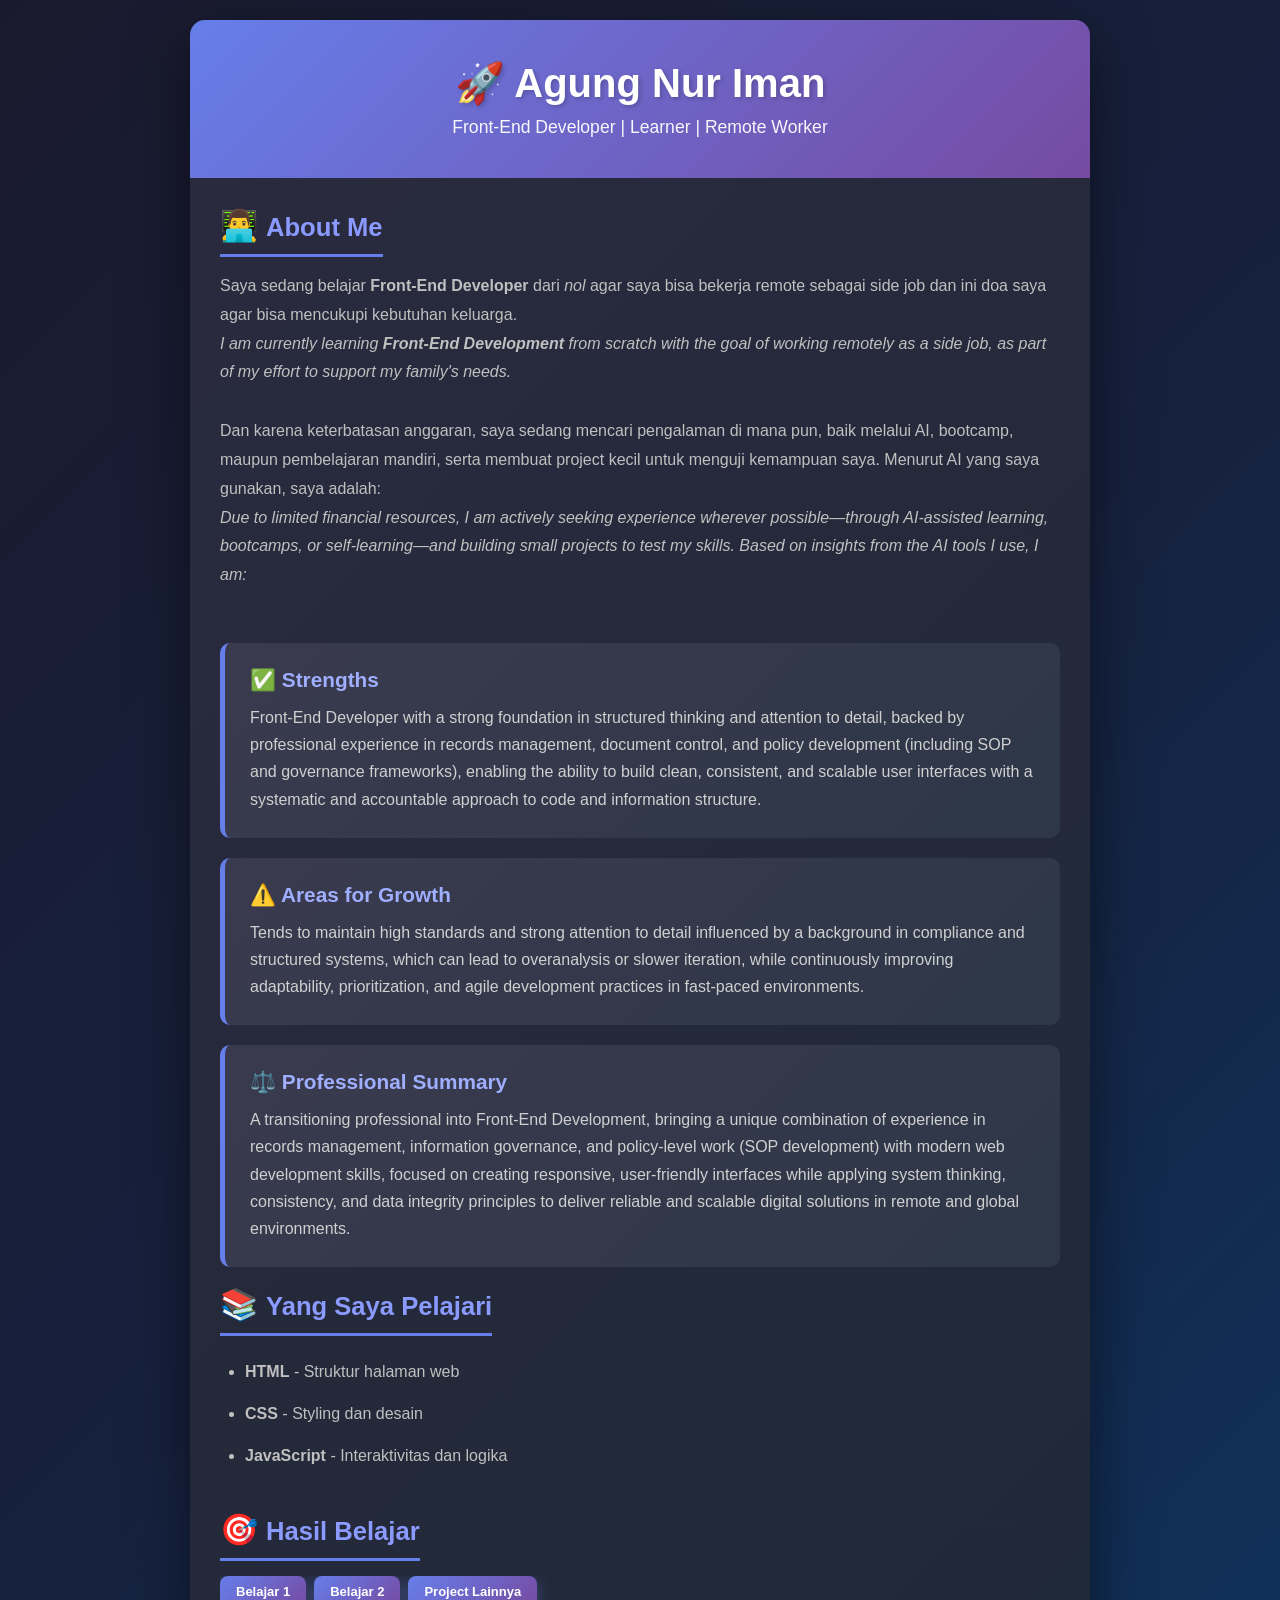
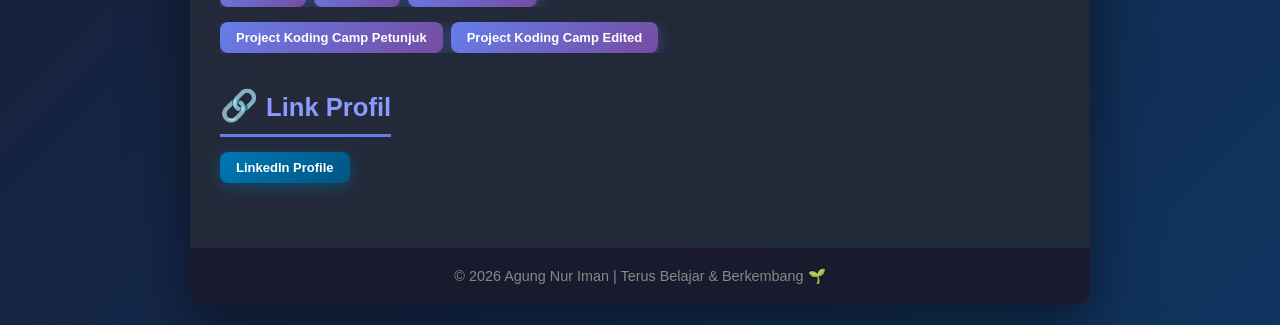
<file: index.html>
<!DOCTYPE html>
<html lang="id">
<head>
	<meta charset="UTF-8">
	<meta name="viewport" content="width=device-width, initial-scale=1.0">
	<title>Agung Nur Iman - Front-End Developer</title>
	<style>
		* {
			margin: 0;
			padding: 0;
			box-sizing: border-box;
		}

		body {
			background: linear-gradient(135deg, #1a1a2e 0%, #16213e 50%, #0f3460 100%);
			color: #e0e0e0;
			font-family: 'Segoe UI', Tahoma, Geneva, Verdana, sans-serif;
			padding: 20px;
			min-height: 100vh;
		}

		main {
			max-width: 900px;
			margin: auto;
			background: linear-gradient(135deg, #2a2a3e 0%, #1f2937 100%);
			border-radius: 15px;
			box-shadow: 0 20px 60px rgba(0, 0, 0, 0.5);
			overflow: hidden;
		}

		header {
			background: linear-gradient(135deg, #667eea 0%, #764ba2 100%);
			color: white;
			padding: 40px 30px;
			text-align: center;
		}

		header h1 {
			font-size: 2.5em;
			margin-bottom: 10px;
			text-shadow: 2px 2px 4px rgba(0, 0, 0, 0.2);
		}

		header p {
			font-size: 1.1em;
			opacity: 0.95;
		}

		article {
			padding: 30px;
		}

		section {
			margin-bottom: 35px;
		}

		section h2 {
			color: #8b9aff;
			font-size: 1.6em;
			margin-bottom: 15px;
			padding-bottom: 10px;
			border-bottom: 3px solid #667eea;
			display: inline-block;
		}

		section p {
			line-height: 1.8;
			color: #c0c0c0;
			margin-bottom: 12px;
		}

		aside {
			background: linear-gradient(135deg, #3a3a4e 0%, #2d3748 100%);
			padding: 25px;
			border-radius: 10px;
			margin-bottom: 20px;
			border-left: 5px solid #667eea;
		}

		aside h3 {
			color: #a0aeff;
			margin-bottom: 12px;
			font-size: 1.3em;
		}

		aside p {
			color: #d0d0d0;
			line-height: 1.7;
		}

		ul {
			margin-left: 25px;
			line-height: 2;
		}

		ul li {
			color: #c0c0c0;
			padding: 5px 0;
		}

		nav {
			margin-bottom: 15px;
			display: flex;
			flex-wrap: nowrap;
			gap: 8px;
			overflow-x: auto;
		}

		button {
			background: linear-gradient(135deg, #667eea 0%, #764ba2 100%);
			color: white;
			padding: 8px 16px;
			border: none;
			border-radius: 8px;
			cursor: pointer;
			font-size: 13px;
			font-weight: 600;
			transition: all 0.3s ease;
			box-shadow: 0 4px 15px rgba(102, 126, 234, 0.4);
			white-space: nowrap;
			flex-shrink: 0;
		}

		button:hover {
			transform: translateY(-2px);
			box-shadow: 0 6px 20px rgba(102, 126, 234, 0.6);
		}

		button:active {
			transform: translateY(0);
		}

		button a {
			color: white;
			text-decoration: none;
			display: block;
		}

		.linkedin-btn {
			background: linear-gradient(135deg, #0077b5 0%, #005582 100%);
			box-shadow: 0 4px 15px rgba(0, 119, 181, 0.4);
		}

		.linkedin-btn:hover {
			box-shadow: 0 6px 20px rgba(0, 119, 181, 0.6);
		}

		.emoji {
			font-size: 1.2em;
			margin-right: 8px;
		}

		footer {
			background: #1a1a2e;
			padding: 20px;
			text-align: center;
			color: #888;
			font-size: 0.9em;
		}

		/* Mobile responsive */
		@media (max-width: 768px) {
			body {
				padding: 10px;
			}

			header {
				padding: 30px 20px;
			}

			header h1 {
				font-size: 1.8em;
			}

			article {
				padding: 20px;
			}

			section h2 {
				font-size: 1.3em;
			}

			nav {
				flex-wrap: wrap;
			}

			button {
				font-size: 12px;
				padding: 8px 12px;
			}
		}
	</style>
</head>
<body>
	<main>
		<header>
			<h1>🚀 Agung Nur Iman</h1>
			<p>Front-End Developer | Learner | Remote Worker</p>
		</header>

		<article>
			<section>
				<h2><span class="emoji">👨‍💻</span>About Me</h2>
				<p>
					Saya sedang belajar <b>Front-End Developer</b> dari <i>nol</i> agar saya bisa bekerja remote sebagai side job dan ini doa saya agar bisa mencukupi kebutuhan keluarga. <br>
					<i>I am currently learning <b>Front-End Development</b> from <i>scratch</i> with the goal of working remotely as a side job, as part of my effort to support my family's needs.</i>
				</p>
				<br>
				<p>
					Dan karena keterbatasan anggaran, saya sedang mencari pengalaman di mana pun, baik melalui AI, bootcamp, maupun pembelajaran mandiri, serta membuat project kecil untuk menguji kemampuan saya. Menurut AI yang saya gunakan, saya adalah: <br>
					<i>Due to limited financial resources, I am actively seeking experience wherever possible—through AI-assisted learning, bootcamps, or self-learning—and building small projects to test my skills. Based on insights from the AI tools I use, I am:</i>
				</p>
			</section>
			<br>

			<aside>
				<h3>✅ Strengths</h3>
				<p>
					Front-End Developer with a strong foundation in structured thinking and attention to detail, backed by professional experience in records management, document control, and policy development (including SOP and governance frameworks), enabling the ability to build clean, consistent, and scalable user interfaces with a systematic and accountable approach to code and information structure.
				</p>
			</aside>

			<aside>
				<h3>⚠️ Areas for Growth</h3>
				<p>
					Tends to maintain high standards and strong attention to detail influenced by a background in compliance and structured systems, which can lead to overanalysis or slower iteration, while continuously improving adaptability, prioritization, and agile development practices in fast-paced environments.
				</p>
			</aside>

			<aside>
				<h3>⚖️ Professional Summary</h3>
				<p>
					A transitioning professional into Front-End Development, bringing a unique combination of experience in records management, information governance, and policy-level work (SOP development) with modern web development skills, focused on creating responsive, user-friendly interfaces while applying system thinking, consistency, and data integrity principles to deliver reliable and scalable digital solutions in remote and global environments.
				</p>
			</aside>

			<section>
				<h2><span class="emoji">📚</span>Yang Saya Pelajari</h2>
				<ul>
					<li><b>HTML</b> - Struktur halaman web</li>
					<li><b>CSS</b> - Styling dan desain</li>
					<li><b>JavaScript</b> - Interaktivitas dan logika</li>
				</ul>
			</section>

			<section>
				<h2><span class="emoji">🎯</span>Hasil Belajar</h2>
				<nav>
					<button><a href="belajar 1.html" target="_blank">Belajar 1</a></button>
					<button><a href="list.html" target="_blank">Belajar 2</a></button>
					<button><a href="project2.html" target="_blank">Project Lainnya</a></button>
				</nav>
				<nav>
					<button><a href="project.html" target="_blank">Project Koding Camp Petunjuk</a></button>
					<button><a href="https://agungnuriman-94.github.io/codingcamp-27apr26-agungni/" target="_blank">Project Koding Camp Edited</a></button>
				</nav>
			</section>

			<section>
				<h2><span class="emoji">🔗</span>Link Profil</h2>
				<br>
				<button class="linkedin-btn"><a href="https://www.linkedin.com/in/agung-nur-iman-21a3a687/" target="_blank">LinkedIn Profile</a></button>
			</section>
		</article>

		<footer>
			<p>© 2026 Agung Nur Iman | Terus Belajar & Berkembang 🌱</p>
		</footer>
	</main>
</body>
</html>
</file>
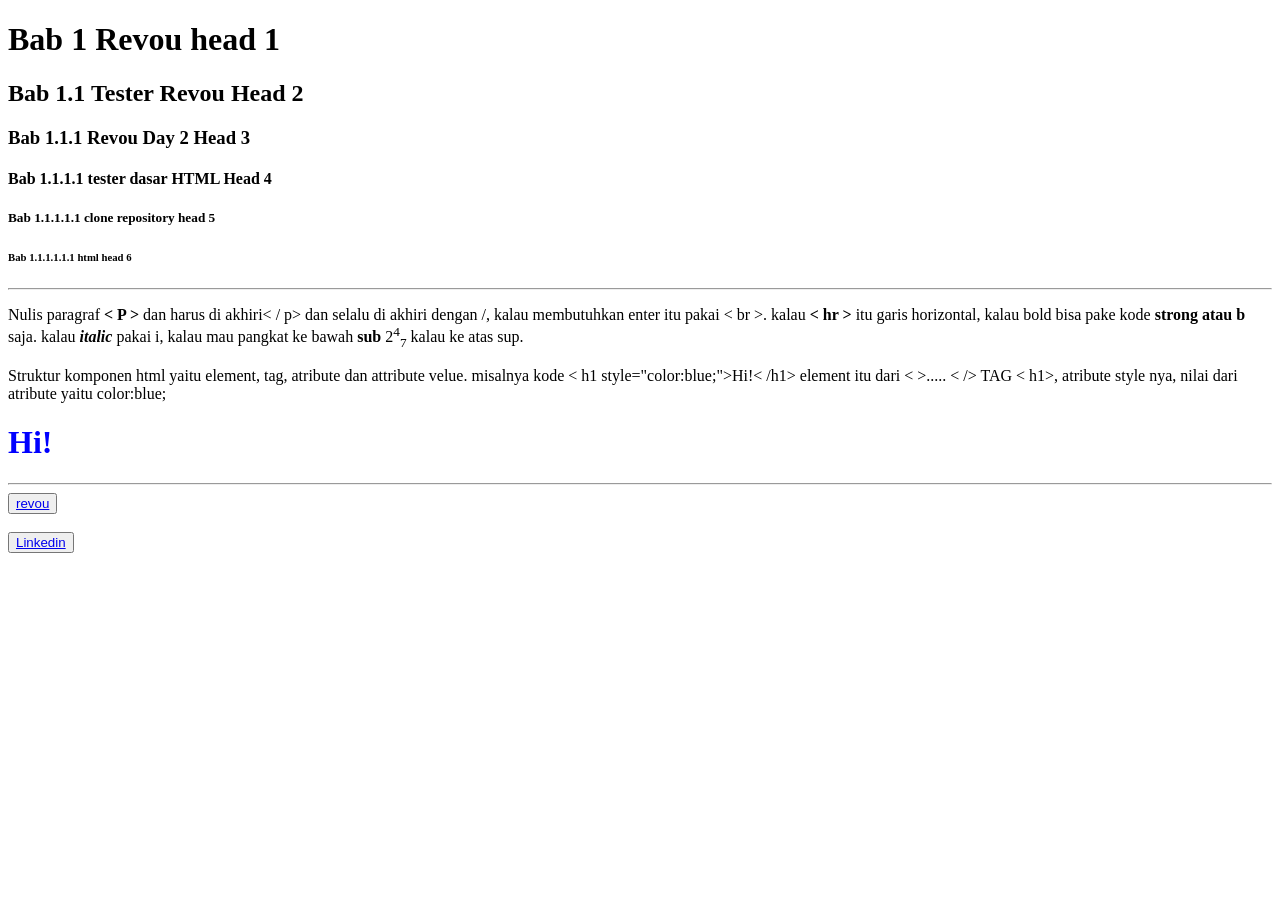
<file: belajar 1.html>
<!DOCTYPE html>
<html lang="en">
<head>
    <meta charset="UTF-8">
    <meta name="viewport" content="width=device-width, initial-scale=1.0">
    <title>Tester revou day 2</title>
</head>
<body>
    <h1>Bab 1 Revou head 1</h1>
    <h2>Bab 1.1 Tester Revou Head 2</h2>
    <h3>Bab 1.1.1 Revou Day 2 Head 3</h3>
    <h4>Bab 1.1.1.1 tester dasar HTML Head 4</h4>
    <h5>Bab 1.1.1.1.1 clone repository head 5</h5>
    <H6>Bab 1.1.1.1.1.1 html head 6</H6>
    <hr>
    <p>Nulis paragraf <strong> < P > </strong> dan harus di akhiri< / p> dan selalu di akhiri dengan /, kalau membutuhkan enter itu pakai < br >.
    kalau <b> < hr > </b> itu garis horizontal, kalau bold bisa pake kode <b>strong atau b</b> saja.
kalau <b><i>italic</i></b> pakai i,
kalau mau pangkat ke bawah <b>sub</b> 2<sup>4</sup><sub>7</sub> kalau ke atas sup.<br></p>
    <p> Struktur  komponen html yaitu element, tag, atribute dan attribute velue. misalnya kode < h1 style="color:blue;">Hi!< /h1> 
    element itu dari < >..... < /> TAG < h1>, atribute style nya, nilai dari atribute yaitu color:blue; </p>

    <h1 style="color:blue;">Hi!</h1>
    <!--ini komentar-->
    <!-- ctrl + / -->
    <hr>
     <button> <a href="https://www.revou.co/id" <a> revou </button> <br> <br>
    <button><a href=" https://www.linkedin.com/in/agung-nur-iman-21a3a687/"</a> Linkedin </button>
</body>
</html>
</file>
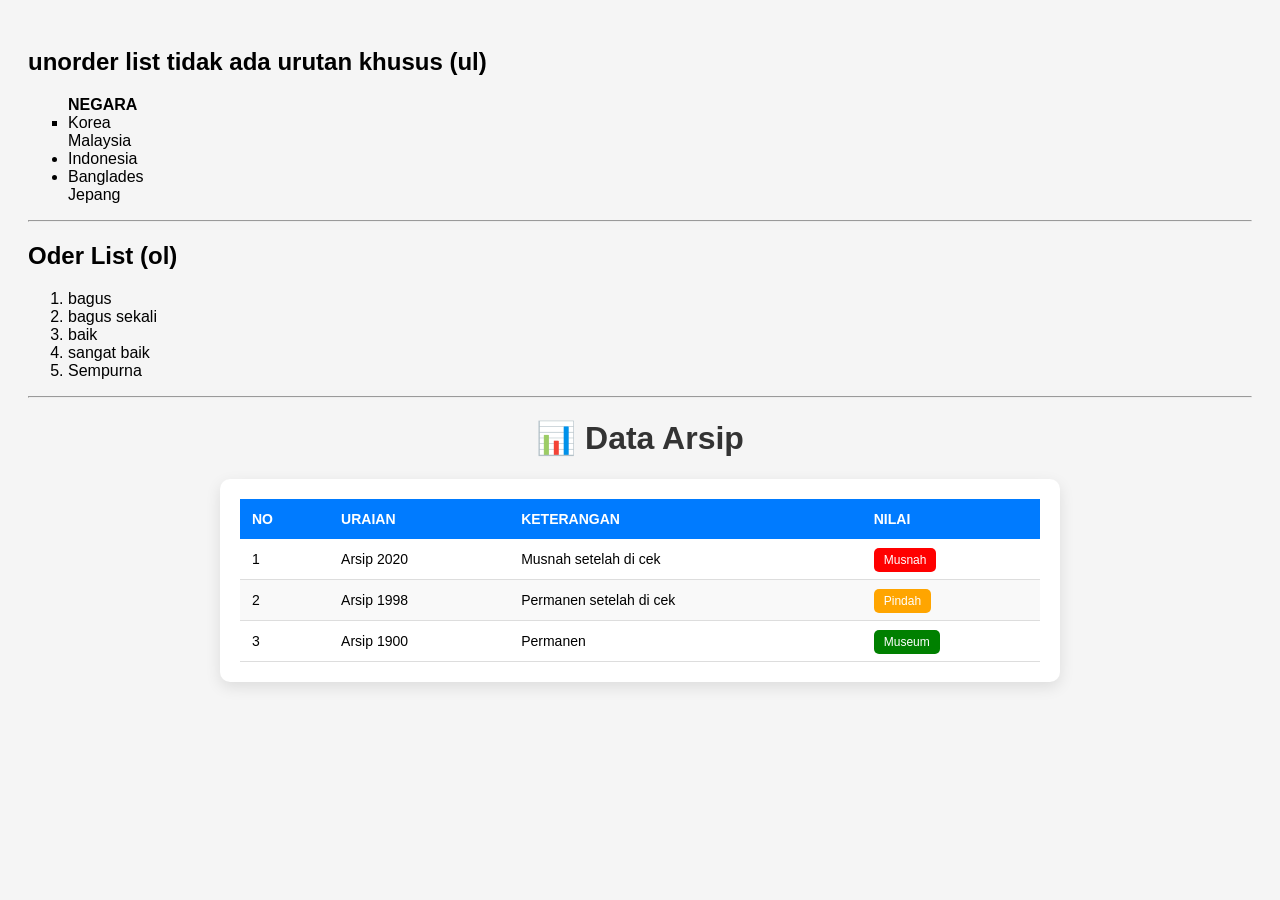
<file: list.html>
<!DOCTYPE html>
<html lang="en">
<head>
    <meta charset="UTF-8">
    <meta name="viewport" content="width=device-width, initial-scale=1.0">
    <title>Document</title>
</head>
<body>
    
    <h2>unorder list tidak ada urutan khusus (ul)</h2>
    <ul> <b>NEGARA</b>
        <li type="square">Korea</li>
        <li type="none">Malaysia</li>
        <li>Indonesia</li>
        <li>Banglades</li>
        <li type="none">Jepang</li>
    </ul><hr>
    <h2>Oder List (ol)</h2>
    <ol>
        <li>bagus</li>
        <li>bagus sekali</li>
        <li>baik</li>
        <li>sangat baik</li>
        <li>Sempurna</li>        
    </ol><hr>
 <style>
    body {
      font-family: Arial, sans-serif;
      background: #f5f5f5;
      padding: 20px;
    }

    h1 {
      text-align: center;
      color: #333;
    }

    .table-container {
      max-width: 800px;
      margin: auto;
      background: white;
      padding: 20px;
      border-radius: 10px;
      box-shadow: 0 5px 15px rgba(0,0,0,0.1);
    }

    table {
      width: 100%;
      border-collapse: collapse;
    }

    thead {
      background: #007BFF;
      color: white;
    }

    th, td {
      padding: 12px;
      text-align: left;
    }

    th {
      text-transform: uppercase;
      font-size: 14px;
    }

    tbody tr {
      border-bottom: 1px solid #ddd;
    }

    tbody tr:nth-child(even) {
      background: #f9f9f9;
    }

    tbody tr:hover {
      background: #e6f2ff;
      transition: 0.3s;
    }

    td {
      font-size: 14px;
    }

    .badge {
      padding: 5px 10px;
      border-radius: 5px;
      color: white;
      font-size: 12px;
    }

    .musnah {
      background: red;
    }

    .pindah {
      background: orange;
    }

    .permanen {
      background: green;
    }
  </style>
</head>

<body>

<h1>📊 Data Arsip</h1>

<div class="table-container">

<table>
  <thead>
    <tr>
      <th>No</th>
      <th>Uraian</th>
      <th>Keterangan</th>
      <th>Nilai </th>
    </tr>
  </thead>

  <tbody>
    <tr>
      <td>1</td>
      <td>Arsip 2020</td>
      <td>Musnah setelah di cek</td>
      <td><span class="badge musnah">Musnah</span></td>
    </tr>

    <tr>
      <td>2</td>
      <td>Arsip 1998</td>
      <td>Permanen setelah di cek</td>
      <td><span class="badge pindah">Pindah</span></td>
    </tr>

    <tr>
      <td>3</td>
      <td>Arsip 1900</td>
      <td>Permanen</td>
      <td><span class="badge permanen">Museum</span></td>
    </tr>
  </tbody>

</table>

</div>


</body>
</html>
</file>
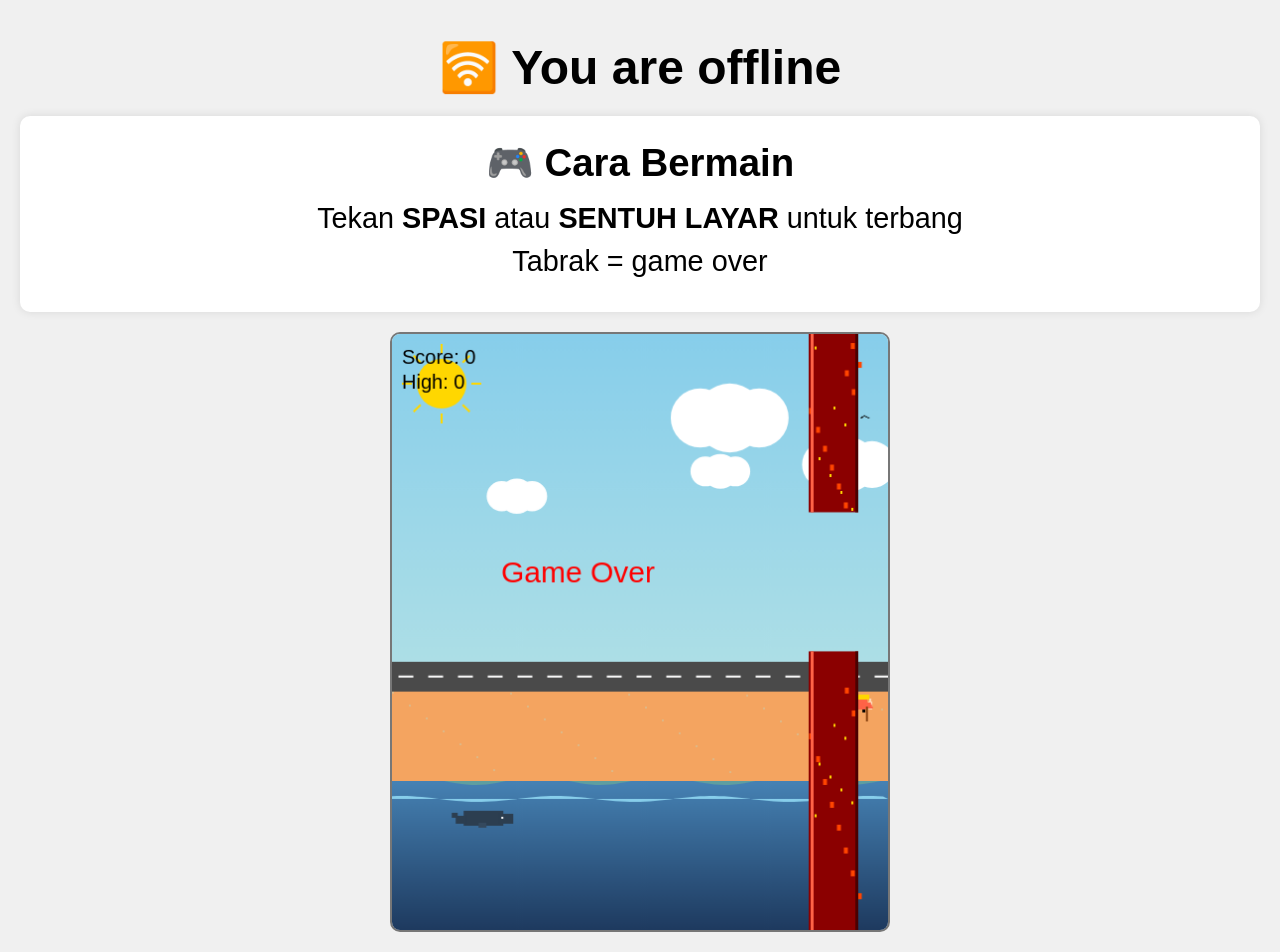
<file: project2.html>
<!DOCTYPE html>
<html>
<head>
  <meta charset="UTF-8">
  <meta name="viewport" content="width=device-width, initial-scale=1.0, maximum-scale=1.0, user-scalable=no">
  <title>Offline Mode - Flappy Bird</title>

  <style>
    * {
      margin: 0;
      padding: 0;
      box-sizing: border-box;
    }

    body {
      margin: 0;
      font-family: Arial, sans-serif;
      background: #f0f0f0;
      text-align: center;
      overflow-x: hidden;
    }

    main {
      max-width: 100%;
      width: 100%;
      margin: auto;
      padding: 20px;
    }

    h1 {
      font-size: 3em;
      margin: 20px 0;
    }

    section {
      background: white;
      padding: 24px;
      border-radius: 10px;
      margin-bottom: 20px;
      box-shadow: 0 0 10px rgba(0,0,0,0.1);
      max-width: 1500px;
      margin-left: auto;
      margin-right: auto;
    }

    section h3 {
      font-size: 2.4em;
      margin-bottom: 16px;
    }

    section p {
      font-size: 1.8em;
      margin: 10px 0;
    }

    canvas {
      border-radius: 10px;
      border: 2px solid #777;
      max-width: 100%;
      height: auto;
      display: block;
      margin: 0 auto;
      touch-action: none;
    }

    /* Mobile responsive */
    @media (max-width: 1208px) {
      h1 {
        font-size: 2.6em;
      }

      section {
        padding: 20px;
      }

      section h3 {
        font-size: 2em;
      }

      section p {
        font-size: 1.7em;
      }
    }
  </style>
</head>
<body>

<main>

  <h1>🛜 You are offline</h1>

  <section>
    <h3>🎮 Cara Bermain</h3>
    <p>Tekan <b>SPASI</b> atau <b>SENTUH LAYAR</b> untuk terbang</p>
    <p>Tabrak = game over</p>
  </section>

  <canvas id="game" width="500" height="600"></canvas>

</main>

<script>
const canvas = document.getElementById("game");
const ctx = canvas.getContext("2d");

// Responsive canvas sizing
function resizeCanvas() {
  const maxWidth = Math.min(500, window.innerWidth - 20);
  const scale = maxWidth / 500;
  canvas.style.width = maxWidth + 'px';
  canvas.style.height = (600 * scale) + 'px';
}
resizeCanvas();
window.addEventListener('resize', resizeCanvas);

let bird = {
  x: 80,
  y: 200,
  size: 20,
  velocity: 0
};

let gravity = 0.5;
let pipes = [];
let score = 0;
let highScore = localStorage.getItem('highScore') || 0;
let gameOver = false;
let speed = 2; // 🔥 kecepatan awal
let lastFireworkScore = 0;

// Day/night cycle
let isDay = true;
let lastDayChangeScore = 0;

// Fireworks particles
let fireworks = [];

// Awan bergerak
let clouds = [];
for (let i = 0; i < 5; i++) {
  clouds.push({
    x: Math.random() * canvas.width,
    y: Math.random() * 150 + 20,
    width: Math.random() * 60 + 40,
    speed: Math.random() * 0.3 + 0.2
  });
}

// Gerombolan burung terbang
let flyingBirds = [];
for (let i = 0; i < 8; i++) {
  flyingBirds.push({
    x: Math.random() * canvas.width + canvas.width,
    y: Math.random() * 120 + 40,
    speed: Math.random() * 1 + 0.8,
    wingUp: Math.random() > 0.5
  });
}

// Ikan paus
let whale = {
  x: 50,
  y: canvas.height * 0.8,
  direction: 1,
  spoutTimer: 0,
  spouting: false
};

// Ombak laut
let waves = [];
for (let i = 0; i < 10; i++) {
  waves.push({
    x: i * 60,
    offset: Math.random() * Math.PI * 2
  });
}

// Gunung/bukit bergerak
let mountains = [];

// Pohon kelapa (diperbanyak)
let palmTrees = [];
for (let i = 0; i < 8; i++) {
  palmTrees.push({
    x: Math.random() * canvas.width + canvas.width + (i * 80),
    speed: 0.5
  });
}

// Orang berjemur
let beachPeople = [];
for (let i = 0; i < 4; i++) {
  beachPeople.push({
    x: Math.random() * canvas.width + canvas.width,
    type: Math.random() > 0.5 ? 'person' : 'umbrella',
    speed: 0.5
  });
}

// Pedagang kaki lima
let streetVendors = [];
for (let i = 0; i < 3; i++) {
  streetVendors.push({
    x: Math.random() * canvas.width + canvas.width + (i * 200),
    type: ['food', 'drink', 'coconut'][i % 3],
    speed: 0.5
  });
}

// Ruko/toko
let shops = [];
for (let i = 0; i < 4; i++) {
  shops.push({
    x: Math.random() * canvas.width + canvas.width + (i * 150),
    color: ['#FF6B6B', '#4ECDC4', '#FFE66D', '#95E1D3'][i % 4],
    speed: 0.5
  });
}

// Mobil di jalan
let cars = [];
for (let i = 0; i < 3; i++) {
  cars.push({
    x: Math.random() * canvas.width + canvas.width,
    color: ['#FF0000', '#0000FF', '#FFFF00'][i % 3],
    speed: Math.random() * 1 + 1.5
  });
}

// SpongeBob, Patrick, dan anak-anak bermain bola
let beachKids = {
  x: canvas.width + 100,
  speed: 0.5,
  ballY: 0,
  ballUp: true
};

// Animasi lava
let lavaOffset = 0;

function drawBackground() {
  // Sky color based on day/night
  let skyColor1, skyColor2;
  if (isDay) {
    skyColor1 = "#87CEEB";
    skyColor2 = "#B0E0E6";
  } else {
    skyColor1 = "#0B1026";
    skyColor2 = "#1a1a3e";
  }
  
  // Langit
  let gradient = ctx.createLinearGradient(0, 0, 0, canvas.height * 0.6);
  gradient.addColorStop(0, skyColor1);
  gradient.addColorStop(1, skyColor2);
  ctx.fillStyle = gradient;
  ctx.fillRect(0, 0, canvas.width, canvas.height * 0.6);
  
  // Sun or Moon
  if (isDay) {
    // Sun
    ctx.fillStyle = "#FFD700";
    ctx.beginPath();
    ctx.arc(50, 50, 25, 0, Math.PI * 2);
    ctx.fill();
    // Sun rays
    ctx.strokeStyle = "#FFD700";
    ctx.lineWidth = 2;
    for (let i = 0; i < 8; i++) {
      let angle = (i * Math.PI) / 4;
      ctx.beginPath();
      ctx.moveTo(50 + Math.cos(angle) * 30, 50 + Math.sin(angle) * 30);
      ctx.lineTo(50 + Math.cos(angle) * 40, 50 + Math.sin(angle) * 40);
      ctx.stroke();
    }
  } else {
    // Moon (grey with craters)
    ctx.fillStyle = "#A0A0A0";
    ctx.beginPath();
    ctx.arc(50, 50, 25, 0, Math.PI * 2);
    ctx.fill();
    // Moon craters (darker grey holes)
    ctx.fillStyle = "#707070";
    ctx.beginPath();
    ctx.arc(45, 45, 5, 0, Math.PI * 2);
    ctx.fill();
    ctx.beginPath();
    ctx.arc(55, 52, 4, 0, Math.PI * 2);
    ctx.fill();
    ctx.beginPath();
    ctx.arc(48, 58, 3, 0, Math.PI * 2);
    ctx.fill();
    ctx.beginPath();
    ctx.arc(52, 42, 3, 0, Math.PI * 2);
    ctx.fill();
    ctx.beginPath();
    ctx.arc(58, 48, 2, 0, Math.PI * 2);
    ctx.fill();
  }
  
  // Awan bergerak (white day, grey night with moonlight shadow)
  clouds.forEach(cloud => {
    if (isDay) {
      ctx.fillStyle = "#FFFFFF";
    } else {
      // Grey clouds at night
      ctx.fillStyle = "#606060";
    }
    
    // Awan terdiri dari beberapa lingkaran
    ctx.beginPath();
    ctx.arc(cloud.x, cloud.y, cloud.width * 0.3, 0, Math.PI * 2);
    ctx.arc(cloud.x + cloud.width * 0.3, cloud.y, cloud.width * 0.35, 0, Math.PI * 2);
    ctx.arc(cloud.x + cloud.width * 0.6, cloud.y, cloud.width * 0.3, 0, Math.PI * 2);
    ctx.fill();
    
    // Moonlight shadow at night
    if (!isDay) {
      ctx.fillStyle = "rgba(160, 160, 160, 0.3)";
      ctx.beginPath();
      ctx.arc(cloud.x - 5, cloud.y + 5, cloud.width * 0.3, 0, Math.PI * 2);
      ctx.arc(cloud.x + cloud.width * 0.3 - 5, cloud.y + 5, cloud.width * 0.35, 0, Math.PI * 2);
      ctx.arc(cloud.x + cloud.width * 0.6 - 5, cloud.y + 5, cloud.width * 0.3, 0, Math.PI * 2);
      ctx.fill();
    }
    
    // Gerakkan awan ke kiri (parallax)
    cloud.x -= cloud.speed;
    if (cloud.x < -cloud.width) {
      cloud.x = canvas.width + cloud.width;
      cloud.y = Math.random() * 150 + 20;
    }
  });
  
  // Pantai (pasir)
  ctx.fillStyle = "#F4A460";
  ctx.fillRect(0, canvas.height * 0.6, canvas.width, canvas.height * 0.15);
  
  // Tekstur pasir
  ctx.fillStyle = "#DEB887";
  for (let i = 0; i < 30; i++) {
    let x = (i * 17) % canvas.width;
    let y = canvas.height * 0.6 + (i * 13) % (canvas.height * 0.15);
    ctx.fillRect(x, y, 2, 2);
  }
  
  // Laut biru
  let oceanGradient = ctx.createLinearGradient(0, canvas.height * 0.75, 0, canvas.height);
  oceanGradient.addColorStop(0, "#4682B4");
  oceanGradient.addColorStop(1, "#1E3A5F");
  ctx.fillStyle = oceanGradient;
  ctx.fillRect(0, canvas.height * 0.75, canvas.width, canvas.height * 0.25);
  
  // Ombak laut (animasi sine wave)
  ctx.fillStyle = "#5F9EA0";
  ctx.beginPath();
  ctx.moveTo(0, canvas.height * 0.75);
  for (let i = 0; i < canvas.width; i += 5) {
    let waveHeight = Math.sin((i + lavaOffset * 2) * 0.05) * 4;
    ctx.lineTo(i, canvas.height * 0.75 + waveHeight);
  }
  ctx.lineTo(canvas.width, canvas.height * 0.75);
  ctx.fill();
  
  // Ombak kedua (lebih dalam)
  ctx.fillStyle = "#87CEEB";
  ctx.beginPath();
  ctx.moveTo(0, canvas.height * 0.78);
  for (let i = 0; i < canvas.width; i += 5) {
    let waveHeight = Math.sin((i + lavaOffset * 3) * 0.04) * 3;
    ctx.lineTo(i, canvas.height * 0.78 + waveHeight);
  }
  ctx.lineTo(canvas.width, canvas.height * 0.78);
  ctx.fill();
  
  // Ikan paus
  drawWhale();
  
  // Gerombolan burung terbang
  drawFlyingBirds();
  
  // Gunung/bukit di belakang
  drawMountains();
  
  // Jalan aspal
  ctx.fillStyle = "#4A4A4A";
  ctx.fillRect(0, canvas.height * 0.55, canvas.width, canvas.height * 0.05);
  
  // Marka jalan (garis putih)
  ctx.fillStyle = "#FFFFFF";
  for (let i = 0; i < canvas.width; i += 30) {
    ctx.fillRect(i + (lavaOffset % 30), canvas.height * 0.573, 15, 2);
  }
  
  // Ruko/toko di pinggir jalan
  drawShops();
  
  // Mobil di jalan
  drawCars();
  
  // Pantai (pasir)
  ctx.fillStyle = "#F4A460";
  ctx.fillRect(0, canvas.height * 0.6, canvas.width, canvas.height * 0.15);
  
  // Tekstur pasir
  ctx.fillStyle = "#DEB887";
  for (let i = 0; i < 30; i++) {
    let x = (i * 17) % canvas.width;
    let y = canvas.height * 0.6 + (i * 13) % (canvas.height * 0.15);
    ctx.fillRect(x, y, 2, 2);
  }
  
  // Pohon kelapa
  drawPalmTrees();
  
  // Pedagang kaki lima
  drawStreetVendors();
  
  // Orang berjemur dan payung
  drawBeachPeople();
  
  // SpongeBob, Patrick, dan anak-anak bermain bola
  drawBeachKids();
}

function drawWhale() {
  // Update posisi paus
  whale.x += whale.direction * 0.3;
  if (whale.x > canvas.width - 50) whale.direction = -1;
  if (whale.x < 50) whale.direction = 1;
  
  // Badan paus (biru gelap)
  ctx.fillStyle = "#2C3E50";
  ctx.fillRect(whale.x, whale.y, 40, 15);
  
  // Kepala paus
  ctx.fillRect(whale.x + (whale.direction > 0 ? 35 : -10), whale.y + 3, 15, 10);
  
  // Ekor paus
  ctx.fillRect(whale.x + (whale.direction > 0 ? -8 : 38), whale.y + 5, 10, 8);
  ctx.fillRect(whale.x + (whale.direction > 0 ? -12 : 42), whale.y + 2, 6, 5);
  
  // Sirip
  ctx.fillStyle = "#34495E";
  ctx.fillRect(whale.x + 15, whale.y + 12, 8, 5);
  
  // Mata
  ctx.fillStyle = "#FFFFFF";
  ctx.fillRect(whale.x + (whale.direction > 0 ? 38 : 5), whale.y + 6, 2, 2);
  
  // Semburan air
  whale.spoutTimer++;
  if (whale.spoutTimer > 100) {
    whale.spouting = true;
  }
  if (whale.spoutTimer > 130) {
    whale.spouting = false;
    whale.spoutTimer = 0;
  }
  
  if (whale.spouting) {
    ctx.fillStyle = "#87CEEB";
    let spoutX = whale.x + 20;
    let spoutY = whale.y - 5;
    
    // Semburan air (3 kolom)
    for (let i = 0; i < 3; i++) {
      let height = 15 + Math.random() * 10;
      ctx.fillRect(spoutX + i * 3, spoutY - height, 2, height);
    }
    
    // Tetesan air
    ctx.fillStyle = "rgba(135, 206, 235, 0.6)";
    for (let i = 0; i < 5; i++) {
      let dropX = spoutX + Math.random() * 10 - 5;
      let dropY = spoutY - 20 - Math.random() * 10;
      ctx.fillRect(dropX, dropY, 2, 2);
    }
  }
}

function drawFlyingBirds() {
  ctx.fillStyle = "#000000";
  
  flyingBirds.forEach(b => {
    // Burung berbentuk V sederhana
    if (b.wingUp) {
      // Sayap atas
      ctx.fillRect(b.x - 3, b.y, 2, 1);
      ctx.fillRect(b.x - 2, b.y - 1, 2, 1);
      ctx.fillRect(b.x, b.y - 2, 2, 1);
      ctx.fillRect(b.x + 2, b.y - 1, 2, 1);
      ctx.fillRect(b.x + 4, b.y, 2, 1);
    } else {
      // Sayap bawah
      ctx.fillRect(b.x - 3, b.y, 2, 1);
      ctx.fillRect(b.x - 2, b.y + 1, 2, 1);
      ctx.fillRect(b.x, b.y + 2, 2, 1);
      ctx.fillRect(b.x + 2, b.y + 1, 2, 1);
      ctx.fillRect(b.x + 4, b.y, 2, 1);
    }
    
    // Gerakkan burung ke kiri
    b.x -= b.speed;
    
    // Animasi kepakan sayap
    if (Math.random() > 0.9) {
      b.wingUp = !b.wingUp;
    }
    
    // Reset posisi jika keluar layar
    if (b.x < -10) {
      b.x = canvas.width + 10;
      b.y = Math.random() * 120 + 40;
      b.speed = Math.random() * 1 + 0.8;
    }
  });
}

function drawMountains() {
  // Tambah gunung setiap 5 halangan (score kelipatan 5)
  if (score > 0 && score % 5 === 0 && mountains.length === 0) {
    mountains.push({
      x: canvas.width,
      height: Math.random() * 60 + 40
    });
  }
  
  ctx.fillStyle = "#8B7355";
  mountains.forEach((m, index) => {
    // Gunung/bukit
    ctx.beginPath();
    ctx.moveTo(m.x, canvas.height * 0.6);
    ctx.lineTo(m.x + 40, canvas.height * 0.6 - m.height);
    ctx.lineTo(m.x + 80, canvas.height * 0.6);
    ctx.fill();
    
    // Puncak gunung (lebih gelap)
    ctx.fillStyle = "#654321";
    ctx.beginPath();
    ctx.moveTo(m.x + 30, canvas.height * 0.6 - m.height * 0.6);
    ctx.lineTo(m.x + 40, canvas.height * 0.6 - m.height);
    ctx.lineTo(m.x + 50, canvas.height * 0.6 - m.height * 0.6);
    ctx.fill();
    ctx.fillStyle = "#8B7355";
    
    // Gerakkan gunung
    m.x -= 0.5;
    
    // Hapus jika keluar layar
    if (m.x < -100) {
      mountains.splice(index, 1);
    }
  });
}

function drawPalmTrees() {
  palmTrees.forEach((tree, index) => {
    let treeX = tree.x;
    let treeY = canvas.height * 0.6;
    
    // Batang pohon kelapa (coklat)
    ctx.fillStyle = "#8B4513";
    ctx.fillRect(treeX, treeY - 30, 4, 30);
    
    // Daun kelapa (hijau)
    ctx.fillStyle = "#228B22";
    // Daun kiri
    ctx.fillRect(treeX - 8, treeY - 32, 10, 4);
    ctx.fillRect(treeX - 10, treeY - 28, 8, 3);
    // Daun kanan
    ctx.fillRect(treeX + 2, treeY - 32, 10, 4);
    ctx.fillRect(treeX + 6, treeY - 28, 8, 3);
    // Daun tengah
    ctx.fillRect(treeX - 2, treeY - 35, 8, 5);
    
    // Kelapa
    ctx.fillStyle = "#8B4513";
    ctx.fillRect(treeX, treeY - 26, 3, 3);
    ctx.fillRect(treeX + 2, treeY - 24, 3, 3);
    
    // Gerakkan pohon
    tree.x -= tree.speed;
    
    // Reset jika keluar layar
    if (tree.x < -20) {
      tree.x = canvas.width + Math.random() * 100;
    }
  });
}

function drawBeachPeople() {
  beachPeople.forEach((item, index) => {
    let x = item.x;
    let y = canvas.height * 0.65;
    
    if (item.type === 'umbrella') {
      // Payung pantai
      ctx.fillStyle = "#FF6347";
      ctx.fillRect(x, y - 15, 12, 2);
      ctx.fillRect(x + 1, y - 17, 10, 2);
      ctx.fillRect(x + 2, y - 19, 8, 2);
      
      // Tiang payung
      ctx.fillStyle = "#8B4513";
      ctx.fillRect(x + 5, y - 15, 2, 15);
    } else {
      // Orang berjemur
      // Handuk
      ctx.fillStyle = "#FF69B4";
      ctx.fillRect(x, y, 12, 3);
      
      // Badan (kulit)
      ctx.fillStyle = "#FFDAB9";
      ctx.fillRect(x + 3, y - 4, 6, 4);
      
      // Kepala
      ctx.fillRect(x + 4, y - 7, 4, 3);
      
      // Tangan
      ctx.fillRect(x + 1, y - 3, 2, 2);
      ctx.fillRect(x + 9, y - 3, 2, 2);
    }
    
    // Gerakkan
    item.x -= item.speed;
    
    // Reset jika keluar layar
    if (item.x < -20) {
      item.x = canvas.width + Math.random() * 150;
      item.type = Math.random() > 0.5 ? 'person' : 'umbrella';
    }
  });
}

function drawBeachKids() {
  let x = beachKids.x;
  let y = canvas.height * 0.67;
  
  // SpongeBob (kuning kotak)
  ctx.fillStyle = "#FFFF00";
  ctx.fillRect(x, y - 8, 6, 8);
  
  // Mata SpongeBob
  ctx.fillStyle = "#FFFFFF";
  ctx.fillRect(x + 1, y - 6, 2, 2);
  ctx.fillRect(x + 3, y - 6, 2, 2);
  ctx.fillStyle = "#000000";
  ctx.fillRect(x + 2, y - 5, 1, 1);
  ctx.fillRect(x + 4, y - 5, 1, 1);
  
  // Celana SpongeBob
  ctx.fillStyle = "#8B4513";
  ctx.fillRect(x, y - 3, 5, 3);
  
  // Patrick (pink bintang)
  ctx.fillStyle = "#FF69B4";
  ctx.fillRect(x + 10, y - 6, 8, 6);
  ctx.fillRect(x + 12, y - 8, 4, 2);
  ctx.fillRect(x + 9, y - 4, 2, 2);
  ctx.fillRect(x + 17, y - 4, 2, 2);
  
  // Anak 1
  ctx.fillStyle = "#87CEEB";
  ctx.fillRect(x + 22, y - 7, 5, 7);
  ctx.fillStyle = "#FFDAB9";
  ctx.fillRect(x + 23, y - 9, 3, 2);
  
  // Anak 2
  ctx.fillStyle = "#FFB6C1";
  ctx.fillRect(x + 30, y - 7, 5, 7);
  ctx.fillStyle = "#FFDAB9";
  ctx.fillRect(x + 31, y - 9, 3, 2);
  
  // Bola pantai (animasi naik turun)
  if (beachKids.ballUp) {
    beachKids.ballY -= 0.5;
    if (beachKids.ballY < -15) beachKids.ballUp = false;
  } else {
    beachKids.ballY += 0.5;
    if (beachKids.ballY > -5) beachKids.ballUp = true;
  }
  
  ctx.fillStyle = "#FF0000";
  ctx.fillRect(x + 18, y - 12 + beachKids.ballY, 4, 4);
  ctx.fillStyle = "#FFFFFF";
  ctx.fillRect(x + 19, y - 11 + beachKids.ballY, 2, 2);
  
  // Gerakkan grup
  beachKids.x -= beachKids.speed;
  
  // Reset jika keluar layar
  if (beachKids.x < -40) {
    beachKids.x = canvas.width + 50;
  }
}

function drawShops() {
  shops.forEach((shop, index) => {
    let x = shop.x;
    let y = canvas.height * 0.48;
    
    // Bangunan ruko
    ctx.fillStyle = shop.color;
    ctx.fillRect(x, y, 50, 40);
    
    // Atap
    ctx.fillStyle = "#8B4513";
    ctx.fillRect(x - 2, y - 5, 54, 5);
    
    // Pintu
    ctx.fillStyle = "#654321";
    ctx.fillRect(x + 18, y + 20, 14, 20);
    
    // Jendela
    ctx.fillStyle = "#87CEEB";
    ctx.fillRect(x + 5, y + 8, 10, 8);
    ctx.fillRect(x + 35, y + 8, 10, 8);
    
    // Papan nama toko
    ctx.fillStyle = "#FFFFFF";
    ctx.fillRect(x + 10, y + 25, 30, 8);
    
    // Gerakkan toko
    shop.x -= shop.speed;
    
    // Reset jika keluar layar
    if (shop.x < -60) {
      shop.x = canvas.width + Math.random() * 100;
    }
  });
}

function drawCars() {
  cars.forEach((car, index) => {
    let x = car.x;
    let y = canvas.height * 0.565;
    
    // Badan mobil
    ctx.fillStyle = car.color;
    ctx.fillRect(x, y, 20, 8);
    
    // Atap mobil
    ctx.fillRect(x + 5, y - 4, 10, 4);
    
    // Roda
    ctx.fillStyle = "#000000";
    ctx.fillRect(x + 2, y + 8, 4, 2);
    ctx.fillRect(x + 14, y + 8, 4, 2);
    
    // Kaca depan
    ctx.fillStyle = "#87CEEB";
    ctx.fillRect(x + 13, y - 3, 2, 3);
    
    // Lampu
    ctx.fillStyle = "#FFFF00";
    ctx.fillRect(x + 19, y + 2, 1, 2);
    
    // Gerakkan mobil
    car.x -= car.speed;
    
    // Reset jika keluar layar
    if (car.x < -30) {
      car.x = canvas.width + Math.random() * 200;
      car.speed = Math.random() * 1 + 1.5;
    }
  });
}

function drawStreetVendors() {
  streetVendors.forEach((vendor, index) => {
    let x = vendor.x;
    let y = canvas.height * 0.63;
    
    if (vendor.type === 'food') {
      // Gerobak makanan
      ctx.fillStyle = "#FF6347";
      ctx.fillRect(x, y - 10, 15, 10);
      
      // Atap gerobak
      ctx.fillStyle = "#FFD700";
      ctx.fillRect(x - 2, y - 15, 19, 5);
      
      // Roda
      ctx.fillStyle = "#000000";
      ctx.fillRect(x + 2, y, 3, 3);
      ctx.fillRect(x + 10, y, 3, 3);
      
      // Pedagang
      ctx.fillStyle = "#FFDAB9";
      ctx.fillRect(x + 16, y - 8, 4, 8);
      ctx.fillRect(x + 17, y - 11, 2, 3);
      
    } else if (vendor.type === 'drink') {
      // Gerobak minuman
      ctx.fillStyle = "#4ECDC4";
      ctx.fillRect(x, y - 10, 15, 10);
      
      // Payung
      ctx.fillStyle = "#FF69B4";
      ctx.fillRect(x + 3, y - 18, 9, 2);
      ctx.fillRect(x + 4, y - 20, 7, 2);
      
      // Tiang payung
      ctx.fillStyle = "#8B4513";
      ctx.fillRect(x + 7, y - 18, 1, 8);
      
      // Roda
      ctx.fillStyle = "#000000";
      ctx.fillRect(x + 2, y, 3, 3);
      ctx.fillRect(x + 10, y, 3, 3);
      
      // Pedagang
      ctx.fillStyle = "#FFDAB9";
      ctx.fillRect(x + 16, y - 8, 4, 8);
      ctx.fillRect(x + 17, y - 11, 2, 3);
      
    } else {
      // Penjual kelapa
      ctx.fillStyle = "#8B4513";
      ctx.fillRect(x, y - 5, 12, 5);
      
      // Kelapa
      ctx.fillStyle = "#654321";
      ctx.fillRect(x + 2, y - 8, 3, 3);
      ctx.fillRect(x + 6, y - 8, 3, 3);
      
      // Pedagang
      ctx.fillStyle = "#FFDAB9";
      ctx.fillRect(x + 13, y - 8, 4, 8);
      ctx.fillRect(x + 14, y - 11, 2, 3);
    }
    
    // Gerakkan pedagang
    vendor.x -= vendor.speed;
    
    // Reset jika keluar layar
    if (vendor.x < -25) {
      vendor.x = canvas.width + Math.random() * 150;
    }
  });
}

function drawBird() {
  // Badan ayam jago (coklat kemerahan)
  ctx.fillStyle = "#D2691E";
  ctx.fillRect(bird.x, bird.y + 5, bird.size, bird.size - 5);
  
  // Kepala ayam (coklat lebih terang)
  ctx.fillStyle = "#CD853F";
  ctx.fillRect(bird.x + 5, bird.y, 12, 10);
  
  // Jengger merah
  ctx.fillStyle = "#FF0000";
  ctx.fillRect(bird.x + 8, bird.y - 3, 3, 5);
  ctx.fillRect(bird.x + 11, bird.y - 2, 3, 4);
  
  // Paruh kuning
  ctx.fillStyle = "#FFD700";
  ctx.fillRect(bird.x + 17, bird.y + 4, 4, 3);
  
  // Mata hitam
  ctx.fillStyle = "#000000";
  ctx.fillRect(bird.x + 13, bird.y + 3, 2, 2);
  
  // Sayap (coklat gelap)
  ctx.fillStyle = "#8B4513";
  ctx.fillRect(bird.x + 3, bird.y + 8, 10, 6);
  
  // Ekor (bulu-bulu)
  ctx.fillStyle = "#654321";
  ctx.fillRect(bird.x - 3, bird.y + 10, 5, 3);
  ctx.fillRect(bird.x - 2, bird.y + 7, 4, 3);
}

function drawPipes() {
  pipes.forEach(p => {
    // Lava panas - base merah gelap
    ctx.fillStyle = "#8B0000";
    ctx.fillRect(p.x, 0, 50, p.top);
    ctx.fillRect(p.x, p.bottom, 50, canvas.height);
    
    // Lava oranye terang (efek panas)
    ctx.fillStyle = "#FF4500";
    for (let i = 0; i < 10; i++) {
      let lavaX = p.x + (i * 7 + lavaOffset) % 50;
      let lavaYTop = (i * 19 + lavaOffset) % p.top;
      ctx.fillRect(lavaX, lavaYTop, 4, 6);
      
      let lavaYBottom = p.bottom + (i * 23 + lavaOffset) % (canvas.height - p.bottom);
      ctx.fillRect(lavaX, lavaYBottom, 4, 6);
    }
    
    // Lava kuning (titik panas)
    ctx.fillStyle = "#FFD700";
    for (let i = 0; i < 8; i++) {
      let hotX = p.x + (i * 11 + lavaOffset * 2) % 48;
      let hotYTop = (i * 17 + lavaOffset * 2) % p.top;
      ctx.fillRect(hotX, hotYTop, 2, 3);
      
      let hotYBottom = p.bottom + (i * 13 + lavaOffset * 2) % (canvas.height - p.bottom);
      ctx.fillRect(hotX, hotYBottom, 2, 3);
    }
    
    // Highlight merah terang (efek menyala)
    ctx.fillStyle = "#FF6347";
    ctx.fillRect(p.x + 2, 0, 3, p.top);
    ctx.fillRect(p.x + 2, p.bottom, 3, canvas.height);
    
    // Shadow hitam kemerahan
    ctx.fillStyle = "#4B0000";
    ctx.fillRect(p.x + 47, 0, 3, p.top);
    ctx.fillRect(p.x + 47, p.bottom, 3, canvas.height);
    
    // Efek asap/uap panas
    ctx.fillStyle = "rgba(255, 69, 0, 0.3)";
    for (let i = 0; i < 5; i++) {
      let smokeX = p.x + (i * 10) % 50;
      let smokeYTop = (i * 15 - lavaOffset * 3) % p.top;
      ctx.fillRect(smokeX, smokeYTop, 8, 12);
    }
  });
  
  // Update animasi lava
  lavaOffset += 0.5;
}

function updatePipes() {
  // 🔥 pipa tidak nempel
  if (pipes.length === 0 || pipes[pipes.length - 1].x < canvas.width - 200) {
    let gap = 140;
    let top = Math.random() * 200 + 50;

    pipes.push({
      x: canvas.width,
      top: top,
      bottom: top + gap,
      passed: false,
      moveDirection: 1, // untuk gerakan naik turun
      originalTop: top
    });
  }

  pipes.forEach(p => {
    p.x -= speed;
    
    // 🔥 Halangan naik turun mulai score 50
    if (score >= 50) {
      p.top += p.moveDirection * 0.5;
      p.bottom += p.moveDirection * 0.5;
      
      // Balik arah jika mencapai batas
      if (p.top < 30 || p.top > 250) {
        p.moveDirection *= -1;
      }
    }

    // collision
    if (
      bird.x < p.x + 50 &&
      bird.x + bird.size > p.x &&
      (bird.y < p.top || bird.y + bird.size > p.bottom)
    ) {
      gameOver = true;
    }

    // score
    if (!p.passed && p.x + 50 < bird.x) {
      score++;
      p.passed = true;
      
      // Update high score
      if (score > highScore) {
        highScore = score;
        localStorage.setItem('highScore', highScore);
      }
      
      // Day/night cycle
      if (isDay && score > 0 && score % 25 === 0 && score !== lastDayChangeScore) {
        isDay = false;
        lastDayChangeScore = score;
      } else if (!isDay && score > 0 && (score - lastDayChangeScore) >= 10) {
        isDay = true;
        lastDayChangeScore = score;
      }
      
      // Fireworks every 30 points
      if (score % 30 === 0 && score !== lastFireworkScore) {
        lastFireworkScore = score;
        createFireworks();
      }

      // 🔥 speed naik tiap 10 point
      if (score % 10 === 0) {
        speed += 0.5;
      }
    }
  });

  pipes = pipes.filter(p => p.x > -50);
}

function updateBird() {
  bird.velocity += gravity;
  bird.y += bird.velocity;

  if (bird.y > canvas.height || bird.y < 0) {
    gameOver = true;
  }
}

function drawScore() {
  ctx.fillStyle = "black";
  ctx.font = "20px Arial";
  ctx.fillText("Score: " + score, 10, 30);
  ctx.fillText("High: " + highScore, 10, 55);
}

function createFireworks() {
  for (let i = 0; i < 50; i++) {
    fireworks.push({
      x: canvas.width / 2,
      y: canvas.height / 2,
      vx: (Math.random() - 0.5) * 10,
      vy: (Math.random() - 0.5) * 10,
      life: 60,
      color: ['#FF0000', '#00FF00', '#0000FF', '#FFFF00', '#FF00FF'][Math.floor(Math.random() * 5)]
    });
  }
}

function updateFireworks() {
  fireworks.forEach((f, index) => {
    f.x += f.vx;
    f.y += f.vy;
    f.vy += 0.2; // gravity
    f.life--;
    
    if (f.life <= 0) {
      fireworks.splice(index, 1);
    }
  });
}

function drawFireworks() {
  fireworks.forEach(f => {
    ctx.fillStyle = f.color;
    ctx.globalAlpha = f.life / 60;
    ctx.fillRect(f.x, f.y, 4, 4);
    ctx.globalAlpha = 1;
  });
}

function loop() {
  ctx.clearRect(0, 0, canvas.width, canvas.height);

  // Gambar background dulu
  drawBackground();

  if (!gameOver) {
    updateBird();
    updatePipes();
    updateFireworks();
  }

  drawPipes();
  drawBird();
  drawFireworks();
  drawScore();

  if (gameOver) {
    ctx.fillStyle = "red";
    ctx.font = "30px Arial";
    ctx.fillText("Game Over", 110, 250);
  }

  requestAnimationFrame(loop);
}

// Kontrol keyboard (SPASI)
document.addEventListener("keydown", e => {
  if (e.code === "Space") {
    bird.velocity = -8;

    if (gameOver) {
      // reset game
      bird.y = 200;
      bird.velocity = 0;
      pipes = [];
      score = 0;
      speed = 2; // reset speed
      lastFireworkScore = 0;
      lastDayChangeScore = 0;
      isDay = true;
      fireworks = [];
      gameOver = false;
    }
  }
});

// Kontrol touchscreen untuk HP
canvas.addEventListener("touchstart", e => {
  e.preventDefault(); // mencegah scroll
  
  bird.velocity = -8;

  if (gameOver) {
    // reset game
    bird.y = 200;
    bird.velocity = 0;
    pipes = [];
    score = 0;
    speed = 2; // reset speed
    lastFireworkScore = 0;
    lastDayChangeScore = 0;
    isDay = true;
    fireworks = [];
    gameOver = false;
  }
});

// Kontrol mouse click (bonus)
canvas.addEventListener("click", e => {
  bird.velocity = -8;

  if (gameOver) {
    // reset game
    bird.y = 200;
    bird.velocity = 0;
    pipes = [];
    score = 0;
    speed = 2; // reset speed
    lastFireworkScore = 0;
    lastDayChangeScore = 0;
    isDay = true;
    fireworks = [];
    gameOver = false;
  }
});

loop();
</script>

</body>
</html>
</file>
